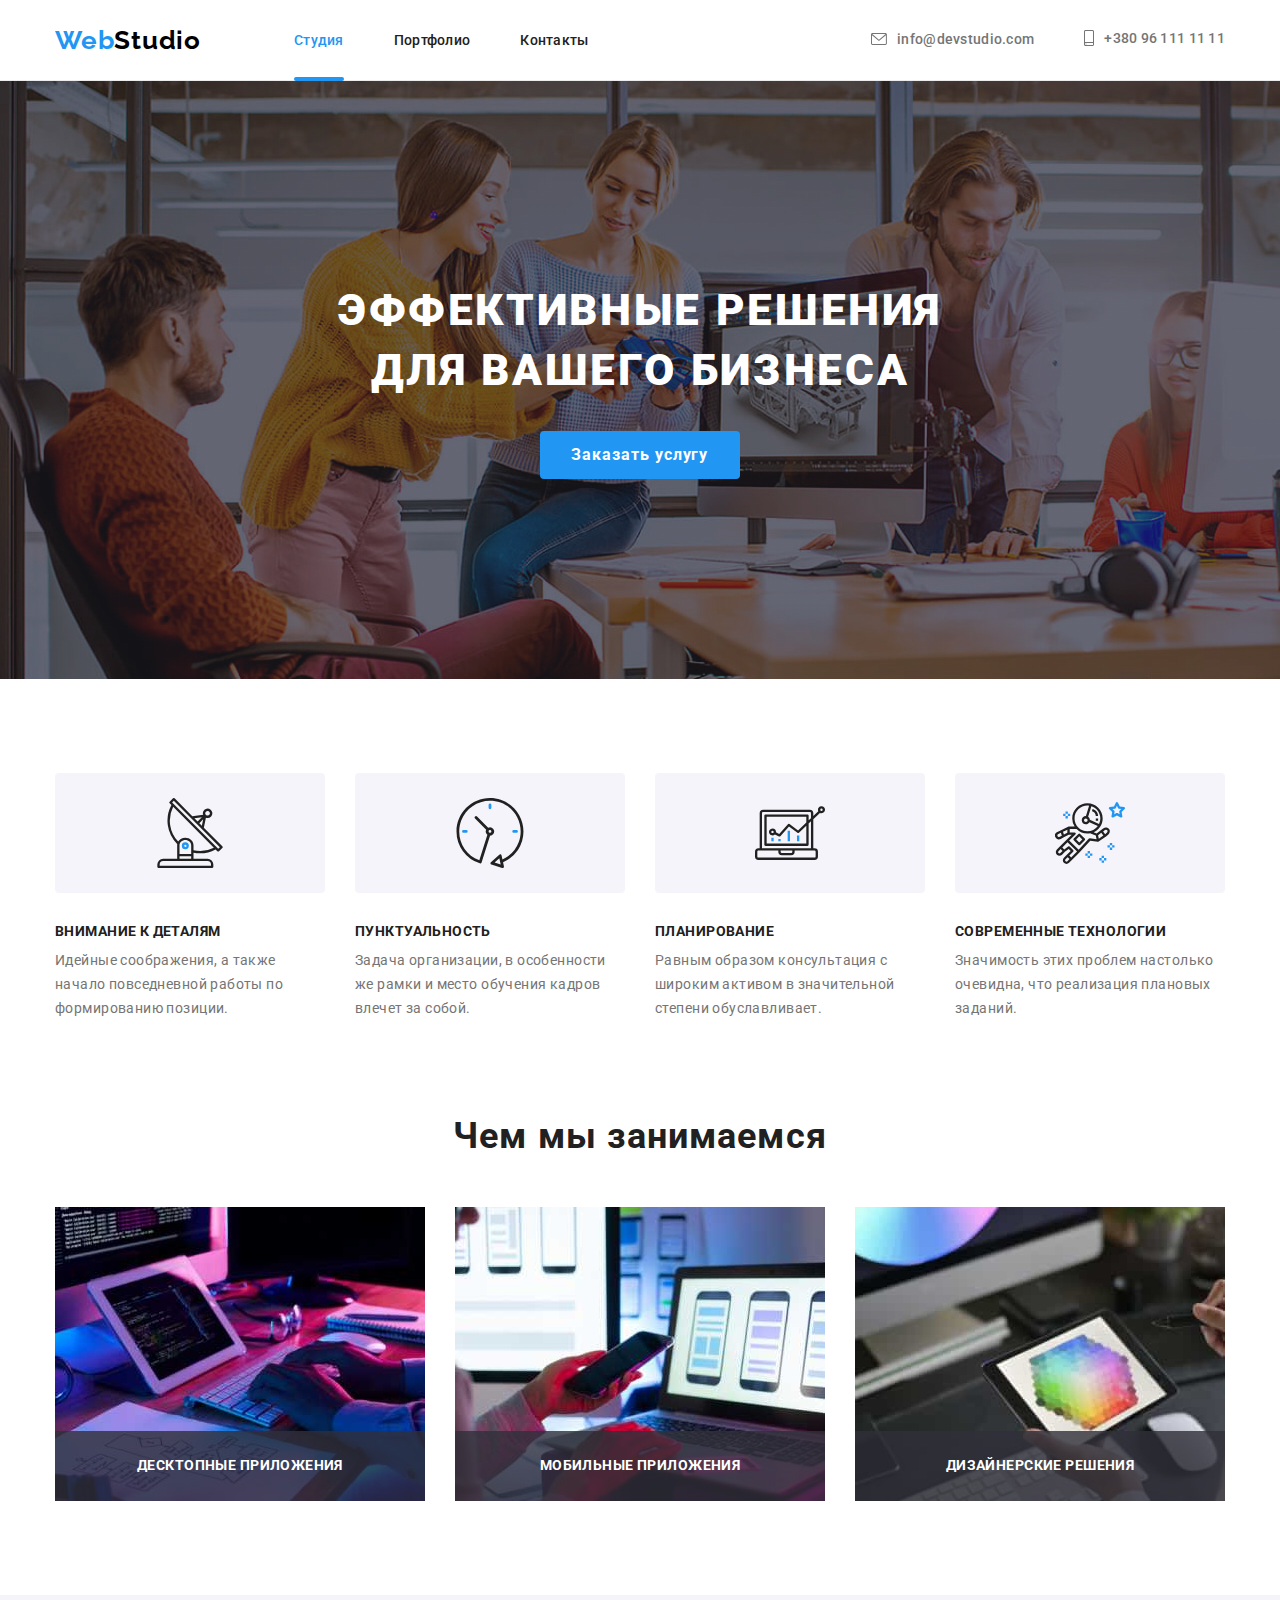
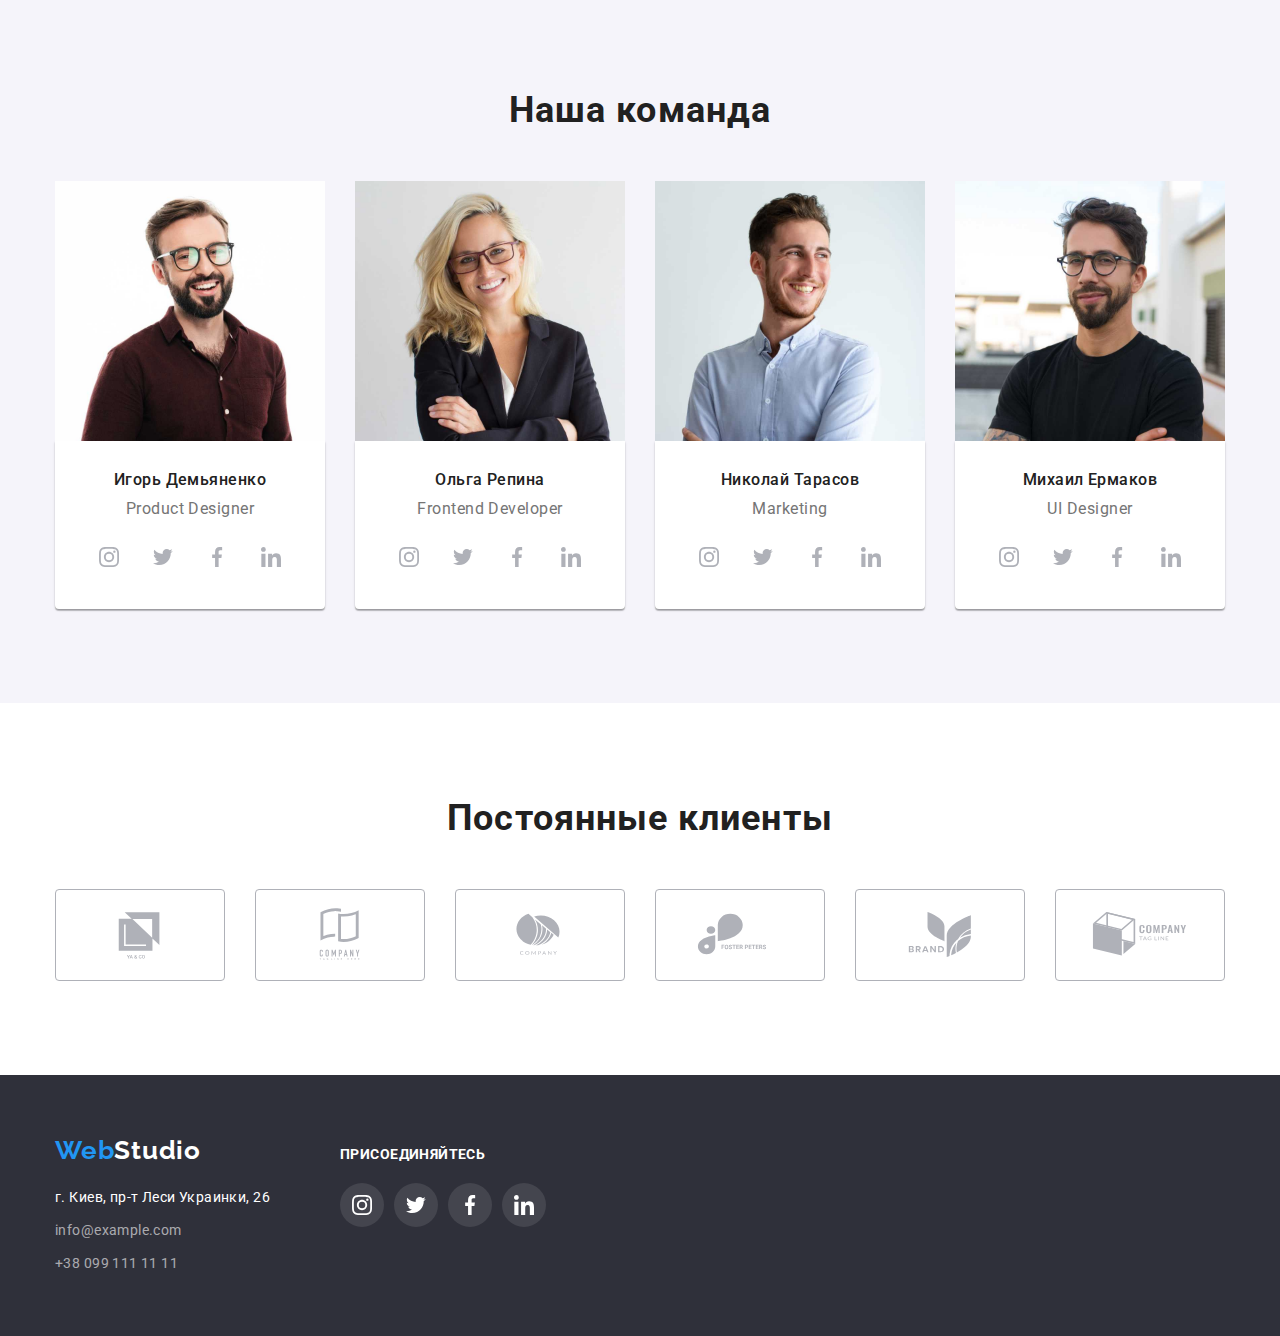
<file: index.html>
<!DOCTYPE html>
<html lang="ru">
  <head>
    <meta charset="UTF-8" />
    <meta http-equiv="X-UA-Compatible" content="IE=edge" />
    <meta name="viewport" content="width=device-width, initial-scale=1.0" />
    <title>ДЗ goit-markup-hw-04 Скрипка Андрій</title>
    <meta lang="en" name="author" content="Andrii Srypka" />
    <link rel="preconnect" href="https://fonts.googleapis.com" />
    <link rel="preconnect" href="https://fonts.gstatic.com" crossorigin />
    <link
      href="https://fonts.googleapis.com/css2?family=Raleway:wght@700&family=Roboto:wght@400;500;700;900&display=swap"
      rel="stylesheet"
    />
    <link
      rel="stylesheet"
      href="https://cdnjs.cloudflare.com/ajax/libs/modern-normalize/1.1.0/modern-normalize.min.css"
    />

    <link rel="stylesheet" href="./css/styles.css" />
  </head>
  <body>
    <header class="header header-sdulia">
      <div class="container header-container">
        <!-- Навигация (главная навигация в середине сайта)-->
        <nav class="header-nav">
          <!-- Логотип. Посилання на главную страницу -->
          <a class="logo link" lang="en" href="./index.html"
            >Web<span class="logo-span">Studio</span></a
          >
          <ul class="menu list">
            <li class="menu-item">
              <a class="menu-link current link active" href="./index.html">Студия</a>
            </li>
            <li class="menu-item">
              <a class="menu-link link" href="./portfolio.html">Портфолио</a>
            </li>
            <li class="menu-item">
              <a class="menu-link link" href="#">Контакты</a>
            </li>
          </ul>
        </nav>
        <ul class="header-contect list">
          <li class="contect-list">
            <a class="header-contect-link link" href="mailto:info@devstudio.com"
              ><svg class="header-icons" width="16px" height="12px">
                <use href="./images/svg/icons/icons.svg#icon-mail"></use></svg
              >info@devstudio.com</a
            >
          </li>

          <li class="contect-list">
            <a class="header-contect-link link" href="tel:0961111111"
              ><svg class="header-icons" width="10px" height="16px">
                <use href="./images/svg/icons/icons.svg#icon-smartphone"></use></svg
              >+380 96 111 11 11</a
            >
          </li>
        </ul>
      </div>
    </header>
    <main>
      <!-- Герой -->
      <section class="hero">
        <div class="container hero-div">
          <h1 class="main-title">Эффективные решения для вашего бизнеса</h1>
          <button data-modal-open class="modal-btn" type="button">Заказать услугу</button>
          <div class="backdrop is-hidden" data-modal>
            <div class="modal">
              <button data-modal-close class="close-modal-btn">
                <svg class="close-modal-icon" width="18" height="18">
                  <use href="./images/svg/icons/icons.svg#icon-close"></use>
                </svg>
              </button>
            </div>
          </div>
        </div>
      </section>
      <section class="section">
        <div class="container">
          <!-- Дополнительный скрытый заголовок-->
          <h2 class="section-title-list-features visually-hidden">Особености</h2>
          <ul class="feature-list list">
            <li class="feature-subheadings">
              <div class="feature-div-icons">
                <svg class="feature-icons" width="70px" height="70px">
                  <use href="./images/svg/icons/icons.svg#icon-antenna"></use>
                </svg>
              </div>
              <h3 class="feature-subheadings-list">Внимание к деталям</h3>
              <p class="descriptions">
                Идейные соображения, а также начало повседневной работы по формированию позиции.
              </p>
            </li>
            <li class="feature-subheadings">
              <div class="feature-div-icons">
                <svg class="feature-icons" width="70px" height="70px">
                  <use href="./images/svg/icons/icons.svg#icon-clock"></use>
                </svg>
              </div>
              <h3 class="feature-subheadings-list">Пунктуальность</h3>
              <p class="descriptions">
                Задача организации, в особенности же рамки и место обучения кадров влечет за собой.
              </p>
            </li>
            <li class="feature-subheadings">
              <div class="feature-div-icons">
                <svg class="feature-icons" width="70px" height="70px">
                  <use href="./images/svg/icons/icons.svg#icon-diagram"></use>
                </svg>
              </div>
              <h3 class="feature-subheadings-list">Планирование</h3>
              <p class="descriptions">
                Равным образом консультация с широким активом в значительной степени обуславливает.
              </p>
            </li>
            <li class="feature-subheadings">
              <div class="feature-div-icons">
                <svg class="feature-icons" width="70px" height="70px">
                  <use href="./images/svg/icons/icons.svg#icon-astronaut"></use>
                </svg>
              </div>
              <h3 class="feature-subheadings-list">Современные технологии</h3>
              <p class="descriptions">
                Значимость этих проблем настолько очевидна, что реализация плановых заданий.
              </p>
            </li>
          </ul>
        </div>
      </section>
      <!-- Чем мы занимаемся -->
      <section class="section section-title">
        <div class="container section-title-div">
          <h2 class="section-title-list">Чем мы занимаемся</h2>
          <ul class="what-we-do list">
            <li class="what-we-do-list">
              <p class="what-we-do-text">Десктопные приложения</p>
              <img
                class="what-we-do-lis-foto"
                src="./images/what-we-do/what-we-do-squoosh/programmin.jpg"
                alt="процесс программирование"
                width="370"
                height="294"
              />
            </li>
            <li class="what-we-do-list">
              <p class="what-we-do-text">Мобильные приложения</p>
              <img
                class="what-we-do-lis-foto"
                src="./images/what-we-do/what-we-do-squoosh/developing-sirv-on-smartphone.jpg"
                alt=" процесс розработка сайтов"
                width="370"
                height="294"
              />
            </li>
            <li class="what-we-do-list">
              <p class="what-we-do-text">Дизайнерские решения</p>
              <img
                class="what-we-do-lis-foto"
                src="./images/what-we-do/what-we-do-squoosh/photo-editing.jpg"
                alt="процесс обработкы фото"
                width="370"
                height="294"
              />
            </li>
          </ul>
        </div>
      </section>
      <!-- Наша команда -->
      <section class="section section-title-team">
        <div class="container title-team-div">
          <h2 class="section-title-list">Наша команда</h2>
          <ul class="employees-list list">
            <li class="employees-list-item">
              <img
                class="employees-list-img"
                src="./images/our-team/team-squoosh/Igor.jpg"
                alt="Игорь Демьяненко"
                width="270"
                height="260"
              />
              <div class="div-list-item">
                <h3 class="employees-list-name">Игорь Демьяненко</h3>
                <p class="employees-list-position" lang="en">Product Designer</p>
                <ul class="team-list-icons list">
                  <li class="member-team-icons">
                    <a class="link-team-icons" href=""
                      ><svg class="icons-team" width="20px" height="20px">
                        <use href="./images/svg/icons/icons.svg#icon-instagram"></use></svg
                    ></a>
                  </li>
                  <li class="member-team-icons">
                    <a class="link-team-icons" href=""
                      ><svg class="icons-team" width="20px" height="20px">
                        <use href="./images/svg/icons/icons.svg#icon-twitter"></use></svg
                    ></a>
                  </li>
                  <li class="member-team-icons">
                    <a class="link-team-icons" href=""
                      ><svg class="icons-team" width="20px" height="20px">
                        <use href="./images/svg/icons/icons.svg#icon-facebook"></use></svg
                    ></a>
                  </li>
                  <li class="member-team-icons">
                    <a class="link-team-icons" href=""
                      ><svg class="icons-team" width="20px" height="20px">
                        <use href="./images/svg/icons/icons.svg#icon-linkedin"></use></svg
                    ></a>
                  </li>
                </ul>
              </div>
            </li>
            <li class="employees-list-item">
              <img
                class="employees-list-img"
                src="./images/our-team/team-squoosh/olga.jpg"
                alt="Ольга Репина"
                width="270"
                height="260"
              />
              <div class="div-list-item">
                <h3 class="employees-list-name">Ольга Репина</h3>
                <p class="employees-list-position" lang="en">Frontend Developer</p>
                <ul class="team-list-icons list">
                  <li class="member-team-icons">
                    <a class="link-team-icons" href=""
                      ><svg class="icons-team" width="20px" height="20px">
                        <use href="./images/svg/icons/icons.svg#icon-instagram"></use></svg
                    ></a>
                  </li>
                  <li class="member-team-icons">
                    <a class="link-team-icons" href=""
                      ><svg class="icons-team" width="20px" height="20px">
                        <use href="./images/svg/icons/icons.svg#icon-twitter"></use></svg
                    ></a>
                  </li>
                  <li class="member-team-icons">
                    <a class="link-team-icons" href=""
                      ><svg class="icons-team" width="20px" height="20px">
                        <use href="./images/svg/icons/icons.svg#icon-facebook"></use></svg
                    ></a>
                  </li>
                  <li class="member-team-icons">
                    <a class="link-team-icons" href=""
                      ><svg class="icons-team" width="20px" height="20px">
                        <use href="./images/svg/icons/icons.svg#icon-linkedin"></use></svg
                    ></a>
                  </li>
                </ul>
              </div>
            </li>
            <li class="employees-list-item">
              <img
                class="employees-list-img"
                src="./images/our-team/team-squoosh/nikolai.jpg"
                alt="Николай Тарасов"
                width="270"
                height="260"
              />
              <div class="div-list-item">
                <h3 class="employees-list-name">Николай Тарасов</h3>
                <p class="employees-list-position" lang="en">Marketing</p>
                <ul class="team-list-icons list">
                  <li class="member-team-icons">
                    <a class="link-team-icons" href=""
                      ><svg class="icons-team" width="20px" height="20px">
                        <use href="./images/svg/icons/icons.svg#icon-instagram"></use></svg
                    ></a>
                  </li>
                  <li class="member-team-icons">
                    <a class="link-team-icons" href=""
                      ><svg class="icons-team" width="20px" height="20px">
                        <use href="./images/svg/icons/icons.svg#icon-twitter"></use></svg
                    ></a>
                  </li>
                  <li class="member-team-icons">
                    <a class="link-team-icons" href=""
                      ><svg class="icons-team" width="20px" height="20px">
                        <use href="./images/svg/icons/icons.svg#icon-facebook"></use></svg
                    ></a>
                  </li>
                  <li class="member-team-icons">
                    <a class="link-team-icons" href=""
                      ><svg class="icons-team" width="20px" height="20px">
                        <use href="./images/svg/icons/icons.svg#icon-linkedin"></use></svg
                    ></a>
                  </li>
                </ul>
              </div>
            </li>
            <li class="employees-list-item">
              <img
                class="employees-list-img"
                src="./images/our-team/team-squoosh/mihail.jpg"
                alt="Михаил Ермаков"
                width="270"
                height="260"
              />
              <div class="div-list-item">
                <h3 class="employees-list-name">Михаил Ермаков</h3>
                <p class="employees-list-position" lang="en">UI Designer</p>
                <ul class="team-list-icons list">
                  <li class="member-team-icons">
                    <a class="link-team-icons" href=""
                      ><svg class="icons-team" width="20px" height="20px">
                        <use href="./images/svg/icons/icons.svg#icon-instagram"></use></svg
                    ></a>
                  </li>
                  <li class="member-team-icons">
                    <a class="link-team-icons" href=""
                      ><svg class="icons-team" width="20px" height="20px">
                        <use href="./images/svg/icons/icons.svg#icon-twitter"></use></svg
                    ></a>
                  </li>
                  <li class="member-team-icons">
                    <a class="link-team-icons" href=""
                      ><svg class="icons-team" width="20px" height="20px">
                        <use href="./images/svg/icons/icons.svg#icon-facebook"></use></svg
                    ></a>
                  </li>
                  <li class="member-team-icons">
                    <a class="link-team-icons" href=""
                      ><svg class="icons-team" width="20px" height="20px">
                        <use href="./images/svg/icons/icons.svg#icon-linkedin"></use></svg
                    ></a>
                  </li>
                </ul>
              </div>
            </li>
          </ul>
        </div>
      </section>
      <!-- Постоянные клиенты -->
      <section class="section">
        <div class="container">
          <h2 class="section-title-list">Постоянные клиенты</h2>
          <ul class="icon-client-list list">
            <li class="icon-client-item">
              <a class="icon-client-link link" href=""
                ><svg class="icon-client" width="106px" height="60px">
                  <use href="./images/svg/icons/icons.svg#icon-logo-1"></use></svg
              ></a>
            </li>
            <li class="icon-client-item">
              <a class="icon-client-link link" href=""
                ><svg class="icon-client" width="106px" height="60px">
                  <use href="./images/svg/icons/icons.svg#icon-logo-2"></use></svg
              ></a>
            </li>
            <li class="icon-client-item">
              <a class="icon-client-link link" href=""
                ><svg class="icon-client" width="106px" height="60px">
                  <use href="./images/svg/icons/icons.svg#icon-logo-3"></use></svg
              ></a>
            </li>
            <li class="icon-client-item">
              <a class="icon-client-link link" href=""
                ><svg class="icon-client" width="106px" height="60px">
                  <use href="./images/svg/icons/icons.svg#icon-logo-4"></use></svg
              ></a>
            </li>
            <li class="icon-client-item">
              <a class="icon-client-link link" href=""
                ><svg class="icon-client" width="106px" height="60px">
                  <use href="./images/svg/icons/icons.svg#icon-logo-5"></use></svg
              ></a>
            </li>
            <li class="icon-client-item">
              <a class="icon-client-link link" href=""
                ><svg class="icon-client" width="106px" height="60px">
                  <use href="./images/svg/icons/icons.svg#icon-logo-6"></use></svg
              ></a>
            </li>
          </ul>
        </div>
      </section>
    </main>
    <footer class="footer">
      <div class="container div-footer">
        <!-- Лого. Ссылка на главною страницу -->
        <div class="footer-left">
          <a class="logo logo-footer link" lang="en" href="/index.html"
            >Web<span class="logo-span-footer">Studio</span></a
          >
          <address class="address">
            <ul class="contact-info-list list">
              <li class="contact-info-list-item">
                <a class="contact-info link" href="#">г. Киев, пр-т Леси Украинки, 26</a>
              </li>
              <li class="contact-info-list-item">
                <a class="contact-info-list-link link" href="mailto:info@example.com"
                  >info@example.com</a
                >
              </li>
              <li class="contact-info-list-item">
                <a class="contact-info-list-link link" href="tel:0991111111">+38 099 111 11 11</a>
              </li>
            </ul>
          </address>
        </div>
        <div class="footer-right">
          <h2 class="footer-h2">присоединяйтесь</h2>
          <ul class="team-list-icons list">
            <li class="member-team-icons">
              <a class="link-team-icons" href=""
                ><svg class="icons-team" width="20px" height="20px">
                  <use href="./images/svg/icons/icons.svg#icon-instagram"></use></svg
              ></a>
            </li>
            <li class="member-team-icons">
              <a class="link-team-icons" href=""
                ><svg class="icons-team" width="20px" height="20px">
                  <use href="./images/svg/icons/icons.svg#icon-twitter"></use></svg
              ></a>
            </li>
            <li class="member-team-icons">
              <a class="link-team-icons" href=""
                ><svg class="icons-team" width="20px" height="20px">
                  <use href="./images/svg/icons/icons.svg#icon-facebook"></use></svg
              ></a>
            </li>
            <li class="member-team-icons">
              <a class="link-team-icons" href=""
                ><svg class="icons-team" width="20px" height="20px">
                  <use href="./images/svg/icons/icons.svg#icon-linkedin"></use></svg
              ></a>
            </li>
          </ul>
        </div>
      </div>
    </footer>
    <script src="./js/modal.js"></script>
  </body>
</html>
</file>
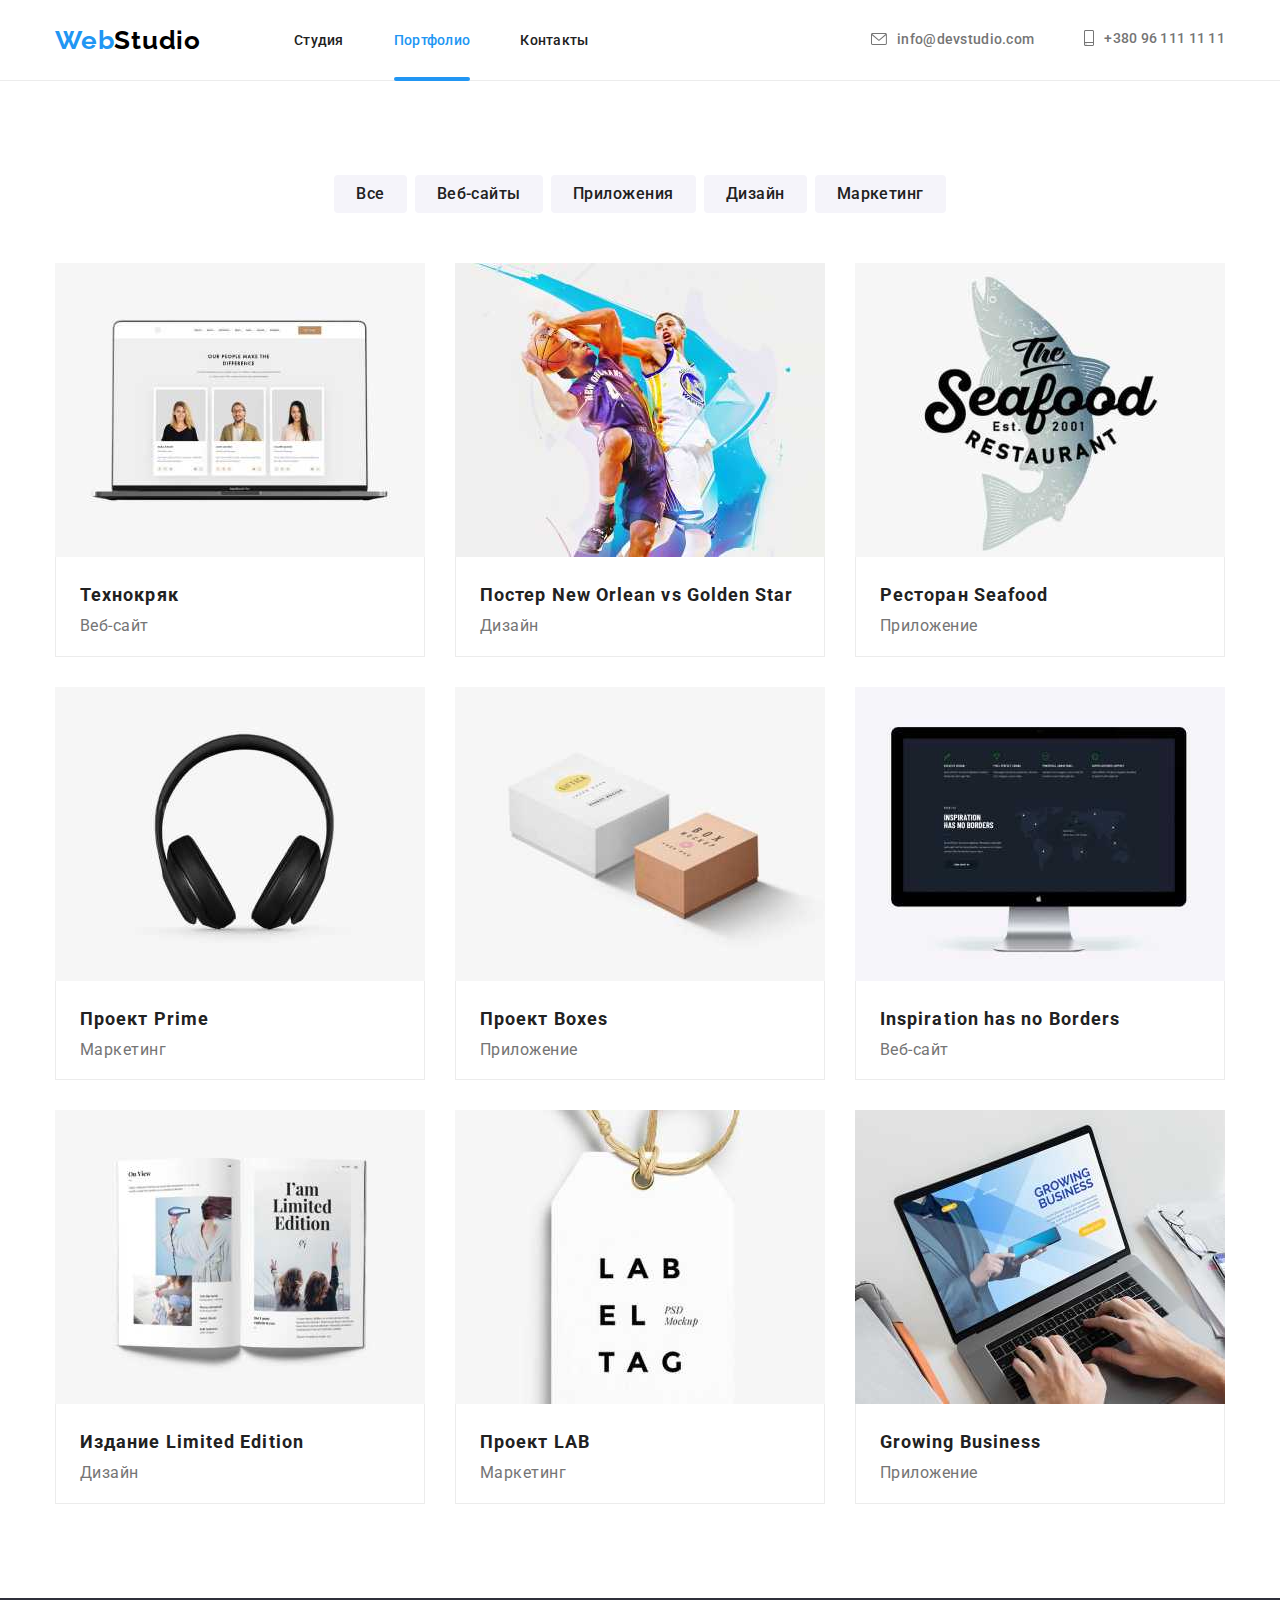
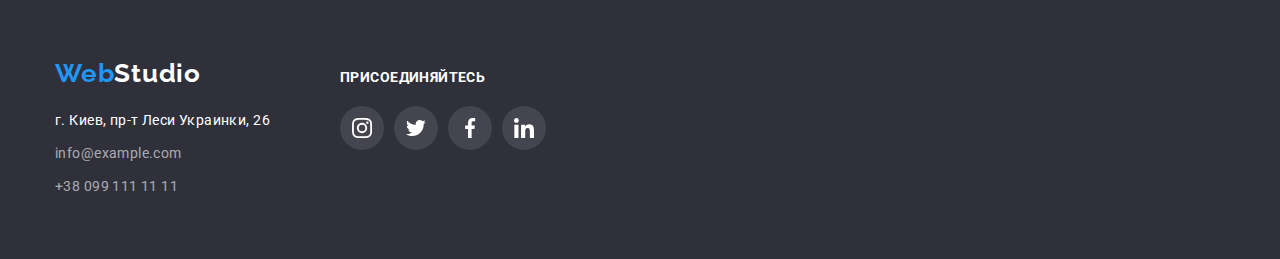
<file: portfolio.html>
<!DOCTYPE html>
<html lang="ru">
  <head>
    <meta charset="UTF-8" />
    <meta http-equiv="X-UA-Compatible" content="IE=edge" />
    <meta name="viewport" content="width=device-width, initial-scale=1.0" />
    <title>ДЗ goit-markup-hw-04 Скрипка Андрій</title>
    <meta lang="en" name="author" content="Andrii Srypka" />
    <link rel="preconnect" href="https://fonts.googleapis.com" />
    <link rel="preconnect" href="https://fonts.gstatic.com" crossorigin />
    <link
      href="https://fonts.googleapis.com/css2?family=Raleway:wght@700&family=Roboto:wght@400;500;700;900&display=swap"
      rel="stylesheet"
    />
    <link
      rel="stylesheet"
      href="https://cdnjs.cloudflare.com/ajax/libs/modern-normalize/1.1.0/modern-normalize.min.css"
    />

    <link rel="stylesheet" href="./css/styles.css" />
  </head>
  <body>
    <header class="header header-portfolio">
      <div class="container header-container">
        <!-- Навигация (главная навигация в середине сайта)-->
        <nav class="header-nav">
          <!-- Логотип. Посилання на главную страницу -->
          <a class="logo link" lang="en" href="./index.html"
            >Web<span class="logo-span">Studio</span></a
          >
          <ul class="menu list">
            <li class="menu-item">
              <a class="menu-link link" href="./index.html">Студия</a>
            </li>
            <li class="menu-item">
              <a class="menu-link menu-link-portfolio carrent link active" href="./portfolio.html"
                >Портфолио</a
              >
            </li>
            <li class="menu-item">
              <a class="menu-link link" href="#">Контакты</a>
            </li>
          </ul>
        </nav>
        <ul class="header-contect list">
          <li class="contect-list">
            <a class="header-contect-link link" href="mailto:info@devstudio.com"
              ><svg class="header-icons" width="16px" height="12px">
                <use href="./images/svg/icons/icons.svg#icon-mail"></use></svg
              >info@devstudio.com</a
            >
          </li>
          <li class="contect-list">
            <a class="header-contect-link link" href="tel:0961111111"
              ><svg class="header-icons" width="10px" height="16px">
                <use href="./images/svg/icons/icons.svg#icon-smartphone"></use></svg
              >+380 96 111 11 11</a
            >
          </li>
        </ul>
      </div>
    </header>
    <main>
      <section class="portfolio">
        <div class="container div-portfolio">
          <h1 class="section-title-list visually-hidden">Портфолио</h1>
          <ul class="section-list-button div-portfolio-list">
            <li class="section-list-btn list">
              <button class="modal-button list" type="button">Все</button>
            </li>
            <li class="section-list-btn list">
              <button class="modal-button list" type="button">Веб-сайты</button>
            </li>
            <li class="section-list-btn list">
              <button class="modal-button list" type="button">Приложения</button>
            </li>
            <li class="section-list-btn list">
              <button class="modal-button list" type="button">Дизайн</button>
            </li>
            <li class="section-list-btn list">
              <button class="modal-button list" type="button">Маркетинг</button>
            </li>
          </ul>
          <ul class="portfolio-list list">
            <li class="employees-list-ptojekt">
              <a class="hover-link link" href="#">
                <div class="employees-deskr">
                  <img
                    class="employees-list-img"
                    src="./images/portfolio/technoquack.jpg"
                    alt="Технокряк"
                    width="370"
                    height="294"
                  />
                  <p class="employees-text">
                    Ресурс предлагает комплексные предложения с разным уровнем функционала и
                    сервисов. Все это позволит посетителю получить исчерпывающие сведения о компании
                    или частном лице.
                  </p>
                </div>
                <div class="div-list-work">
                  <h2 class="employees-list-name-portfolio">Технокряк</h2>
                  <p class="employees-list-position-div">Веб-сайт</p>
                </div></a
              >
            </li>
            <li class="employees-list-ptojekt">
              <a class="hover-link link" href="#"
                ><div class="employees-deskr">
                  <img
                    class="employees-list-img"
                    src="./images/portfolio/poster-new-orlean-vs-golden-star.jpg"
                    alt="Постер New Orlean vs Golden Star"
                    width="370"
                    height="294"
                  />
                  <p class="employees-text">
                    Ресурс предлагает комплексные предложения с разным уровнем функционала и
                    сервисов. Все это позволит посетителю получить исчерпывающие сведения о компании
                    или частном лице.
                  </p>
                </div>
                <div class="div-list-work">
                  <h2 class="employees-list-name-portfolio">Постер New Orlean vs Golden Star</h2>
                  <p class="employees-list-position-div">Дизайн</p>
                </div>
              </a>
            </li>
            <li class="employees-list-ptojekt">
              <a class="hover-link link" href="#"
                ><div class="employees-deskr">
                  <img
                    class="employees-list-img"
                    src="./images/portfolio/restaurant-seafood.jpg"
                    alt="Ресторан Seafood"
                    width="370"
                    height="294"
                  />
                  <p class="employees-text">
                    Ресурс предлагает комплексные предложения с разным уровнем функционала и
                    сервисов. Все это позволит посетителю получить исчерпывающие сведения о компании
                    или частном лице.
                  </p>
                </div>
                <div class="div-list-work">
                  <h2 class="employees-list-name-portfolio">Ресторан Seafood</h2>
                  <p class="employees-list-position-div">Приложение</p>
                </div>
              </a>
            </li>
            <li class="employees-list-ptojekt">
              <a class="hover-link link" href=""
                ><div class="employees-deskr">
                  <img
                    class="employees-list-img"
                    src="./images/portfolio/project-prime.jpg"
                    alt="Проект Prime"
                    width="370"
                    height="294"
                  />
                  <p class="employees-text">
                    Ресурс предлагает комплексные предложения с разным уровнем функционала и
                    сервисов. Все это позволит посетителю получить исчерпывающие сведения о компании
                    или частном лице.
                  </p>
                </div>
                <div class="div-list-work">
                  <h2 class="employees-list-name-portfolio">Проект Prime</h2>
                  <p class="employees-list-position-div">Маркетинг</p>
                </div>
              </a>
            </li>
            <li class="employees-list-ptojekt">
              <a class="hover-link link" href="#"
                ><div class="employees-deskr">
                  <img
                    class="employees-list-img"
                    src="./images/portfolio/project-boxes.jpg"
                    alt="Проект Boxes"
                    width="370"
                    height="294"
                  />
                  <p class="employees-text">
                    Ресурс предлагает комплексные предложения с разным уровнем функционала и
                    сервисов. Все это позволит посетителю получить исчерпывающие сведения о компании
                    или частном лице.
                  </p>
                </div>
                <div class="div-list-work">
                  <h2 class="employees-list-name-portfolio">Проект Boxes</h2>
                  <p class="employees-list-position-div">Приложение</p>
                </div>
              </a>
            </li>
            <li class="employees-list-ptojekt">
              <a class="hover-link link" href="#"
                ><div class="employees-deskr">
                  <img
                    class="employees-list-img"
                    src="./images/portfolio/insplration-has-no-borders.jpg"
                    alt="Inspiration has no Borders"
                    width="370"
                    height="294"
                  />
                  <p class="employees-text">
                    Ресурс предлагает комплексные предложения с разным уровнем функционала и
                    сервисов. Все это позволит посетителю получить исчерпывающие сведения о компании
                    или частном лице.
                  </p>
                </div>
                <div class="div-list-work">
                  <h2 class="employees-list-name-portfolio">Inspiration has no Borders</h2>
                  <p class="employees-list-position-div">Веб-сайт</p>
                </div>
              </a>
            </li>
            <li class="employees-list-ptojekt">
              <a class="hover-link link" href="#"
                ><div class="employees-deskr">
                  <img
                    class="employees-list-img"
                    src="./images/portfolio/editon-limited.jpg"
                    alt="Издание Limited Edition"
                    width="370"
                    height="294"
                  />
                  <p class="employees-text">
                    Ресурс предлагает комплексные предложения с разным уровнем функционала и
                    сервисов. Все это позволит посетителю получить исчерпывающие сведения о компании
                    или частном лице.
                  </p>
                </div>
                <div class="div-list-work">
                  <h2 class="employees-list-name-portfolio">Издание Limited Edition</h2>
                  <p class="employees-list-position-div">Дизайн</p>
                </div></a
              >
            </li>
            <li class="employees-list-ptojekt">
              <a class="hover-link link" href="#"
                ><div class="employees-deskr">
                  <img
                    class="employees-list-img"
                    src="./images/portfolio/project-lab.jpg"
                    alt="Проект LAB"
                    width="370"
                    height="294"
                  />
                  <p class="employees-text">
                    Ресурс предлагает комплексные предложения с разным уровнем функционала и
                    сервисов. Все это позволит посетителю получить исчерпывающие сведения о компании
                    или частном лице.
                  </p>
                </div>
                <div class="div-list-work">
                  <h2 class="employees-list-name-portfolio">Проект LAB</h2>
                  <p class="employees-list-position-div">Маркетинг</p>
                </div>
              </a>
            </li>
            <li class="employees-list-ptojekt">
              <a class="hover-link link" href="#"
                ><div class="employees-deskr">
                  <img
                    class="employees-list-img"
                    src="./images/portfolio/growing-business.jpg"
                    alt="Growing Business"
                    width="370"
                    height="294"
                  />
                  <p class="employees-text">
                    Ресурс предлагает комплексные предложения с разным уровнем функционала и
                    сервисов. Все это позволит посетителю получить исчерпывающие сведения о компании
                    или частном лице.
                  </p>
                </div>
                <div class="div-list-work">
                  <h2 class="employees-list-name-portfolio">Growing Business</h2>
                  <p class="employees-list-position-div">Приложение</p>
                </div></a
              >
            </li>
          </ul>
        </div>
      </section>
    </main>
    <footer class="footer">
      <div class="container div-footer">
        <!-- Лого. Ссылка на главною страницу -->
        <div class="footer-left">
          <a class="logo logo-footer link" lang="en" href="/index.html"
            >Web<span class="logo-span-footer">Studio</span></a
          >
          <address class="address">
            <ul class="contact-info-list list">
              <li class="contact-info-list-item">
                <a class="contact-info link" href="#">г. Киев, пр-т Леси Украинки, 26</a>
              </li>
              <li class="contact-info-list-item">
                <a class="contact-info-list-link link" href="mailto:info@example.com"
                  >info@example.com</a
                >
              </li>
              <li class="contact-info-list-item">
                <a class="contact-info-list-link link" href="tel:0991111111">+38 099 111 11 11</a>
              </li>
            </ul>
          </address>
        </div>
        <div class="footer-right">
          <h2 class="footer-h2">присоединяйтесь</h2>
          <ul class="team-list-icons list">
            <li class="member-team-icons">
              <a class="link-team-icons" href=""
                ><svg class="icons-team" width="20px" height="20px">
                  <use href="./images/svg/icons/icons.svg#icon-instagram"></use></svg
              ></a>
            </li>
            <li class="member-team-icons">
              <a class="link-team-icons" href=""
                ><svg class="icons-team" width="20px" height="20px">
                  <use href="./images/svg/icons/icons.svg#icon-twitter"></use></svg
              ></a>
            </li>
            <li class="member-team-icons">
              <a class="link-team-icons" href=""
                ><svg class="icons-team" width="20px" height="20px">
                  <use href="./images/svg/icons/icons.svg#icon-facebook"></use></svg
              ></a>
            </li>
            <li class="member-team-icons">
              <a class="link-team-icons" href=""
                ><svg class="icons-team" width="20px" height="20px">
                  <use href="./images/svg/icons/icons.svg#icon-linkedin"></use></svg
              ></a>
            </li>
          </ul>
        </div>
      </div>
    </footer>
  </body>
</html>
</file>
<file: css/styles.css>
:root {
  --main-font: 'Roboto', sans-serif;
  --secondary-font: 'Raleway', sans-serif;
  --accent-color: #2196f3;
  --one-color: #ffffff;
  --main-text-color: #212121;
  --main-text-color2: #757575;
  --background-button-color: #f5f4fa;
  --color-icons: #AFB1B8;
}

body {
  font-family: var(--main-font);
}

/* Reset css */
h1,
h2,
h3,
h4,
p {
  margin: 0;
}

/* Налаштування адаптивних зображень */
img {
  display: block;
  max-width: 100%;
  height: auto;
}

.list {
  margin: 0;
  padding: 0;
  list-style: none;
}

.link {
  text-decoration: none;
}

.section-title-team {
  background: var(--one-color);
}

.container {
  width: 1200px;
  padding: 0 15px;
  margin-left: auto;
  margin-right: auto;

  /* outline: 1px solid red;*/
}

/* ================= COMPONENTS ================= */
.section {
  padding-top: 94px;
  padding-bottom: 94px;
}

.section-title {
  padding-top: 0;
}

.section-title-team {
  background: var(--background-button-color);
}

.employees-list-item {
  width: 270px;
  text-align: center;
  background: var(--one-color);
}



.section-title-list {
  margin-bottom: 50px;

  font-weight: 700;
  font-size: 36px;
  line-height: 1.17;
  text-align: center;
  letter-spacing: 0.03em;

  color: var(--main-text-color);
}

.feature-subheadings-list {
  margin-bottom: 10px;
}

.feature-subheadings-list {
  font-weight: 700;
  font-size: 14px;
  line-height: 1.15;
  letter-spacing: 0.03em;
  text-transform: uppercase;

  color: var(--main-text-color);
}

.descriptions {
  font-size: 14px;
  line-height: 1.71;
  letter-spacing: 0.03em;

  color: var(--main-text-color2);
}

.div-list-item {
  padding-top: 30px;
  padding-bottom: 30px;
  text-align: center;
  letter-spacing: 0.03em;

  background-color: #ffffff;

  box-shadow: 0px 1px 3px rgba(0, 0, 0, 0.12), 0px 1px 1px rgba(0, 0, 0, 0.14),
    0px 2px 1px rgba(0, 0, 0, 0.2);
  border-radius: 0px 0px 4px 4px;
}

.employees-list-name {
  margin: auto;
  margin-bottom: 10px;
}

.employees-list-name {
  font-weight: 500;
  font-size: 16px;
  line-height: 1.18;
  letter-spacing: 0.03em;

  color: var(--main-text-color);
}

.employees-list-position {
  margin-bottom: 16px;
  text-align: center;
  font-size: 16px;
  line-height: 1.18;
  letter-spacing: 0.03em;
  color: var(--main-text-color2);
}

/* Список в портфоліо під карточками */
.employees-list-position-div {
  width: 322px;

  font-size: 16px;
  line-height: 1.18;
  letter-spacing: 0.03em;
  color: var(--main-text-color2);
}

.active {
  color: var(--accent-color);
}

/* ================= /COMPONENTS ================= */

/* ================= HEADER ================= */
.header-portfolio {
  border-bottom: 1px solid #ececec;
}


.header-sdulia {
  border-bottom: 1px solid #ececec;
}

.header-container {
  display: flex;
}

.logo,
.menu {
  align-items: center;
  display: flex;
}

.logo {
  margin-right: 93px;

  font-family: var(--secondary-font);
  font-weight: 700;
  font-size: 26px;
  line-height: 1.19;
  letter-spacing: 0.03em;
  color: var(--accent-color);
}

.logo-span {
  font-family: var(--secondary-font);
  font-weight: 700;
  font-size: 26px;
  line-height: 1.19;
  letter-spacing: 0.03em;

  color: #000000;
}

.menu-item:not(:last-child) {
  margin-right: 50px;
}

.menu-link {
  padding-top: 32px;
  padding-bottom: 32px;
  display: block;
  font-weight: 500;
  font-size: 14px;
  line-height: 1.15;
  letter-spacing: 0.02em;
  color: var(--main-text-color);
  transition-property: color;
  transition-duration: 250ms;
  transition-timing-function: cubic-bezier(0.4, 0, 0.2, 1);
}

.menu-link:hover,
.menu-link:focus {
  color: var(--accent-color);
}

.menu-link.link.active {
  color: var(--accent-color);
}

.current {
  color: var(--accent-color);
}

.menu-link-portfolio {
  position: relative;
}

.menu-link-portfolio::after {
  content: "";
  display: block;
  position: absolute;
  bottom: -1px;
  width: 100%;
  height: 4px;
  border-radius: 2px;
  background-color: var(--accent-color);
}

.current {
  color: var(--accent-color);
}

.menu-link {
  position: relative;
}


.current::after {
  content: "";
  display: block;
  position: absolute;
  bottom: -1px;
  width: 100%;
  height: 4px;
  border-radius: 2px;
  background-color: var(--accent-color);
}

.header-nav {
  display: flex;
}

.header-contect {
  align-items: center;
  margin-left: auto;
  display: flex;
}

.contect-list:not(:first-child) {
  margin-left: 50px;
}

.header-contect-link {
  display: inline-flex;
  align-items: center;
  font-weight: 500;
  font-size: 14px;
  line-height: 1.15;
  letter-spacing: 0.02em;
  color: var(--main-text-color2);

  transition-property: color;
  transition-duration: 250ms;
  transition-timing-function: cubic-bezier(0.4, 0, 0.2, 1);
}

.header-contect-link:hover,
.header-contect-link:focus {
  color: var(--accent-color);
}

.header-icons {
  fill: var(--main-text-color2);
  margin-right: 10px;
}

.header-contect-link:hover .header-icons {
  fill: var(--accent-color);
}

.header-icons {
  transition-property: fill;
  transition-duration: 250ms;
  transition-timing-function: cubic-bezier(0.4, 0, 0.2, 1);
}

/* ================= /HEADER ================= */

/* ================= HERO ================= */

.hero {
  padding-top: 200px;
  padding-bottom: 200px;
  text-align: center;
  background: #2f303a;
  background-image: linear-gradient(to right, rgba(47, 48, 58, 0.4), rgba(47, 48, 58, 0.4)),
    url(../images/fon/Img-fon.jpg);
  max-width: 1600px;
  margin-left: auto;
  margin-right: auto;
}



.feature-list {
  display: flex;
  align-items: center;
  margin-right: -30px;
}

.feature-subheadings {
  width: 270px;
  margin-right: 30px;
  flex-basis: calc((100%-30px) / 4);
}

.feature-div-icons {
  display: flex;
  align-items: center;
  justify-content: center;
  margin-bottom: 30px;
  background-color: var(--background-button-color);
  border-radius: 4px;
  height: 120px;
}

.what-we-do {
  display: flex;
  margin-right: -30px;
}

.what-we-do-list {
  position: relative;
  margin-right: 30px;
  width: 370px;
}

.what-we-do-text {
  position: absolute;
  bottom: 0;
  left: 0;
  width: 100%;
  padding: 27px 80px;
  font-weight: 700;
  font-size: 14px;
  line-height: 1.14;
  text-align: center;
  letter-spacing: 0.03em;
  text-transform: uppercase;
  color: var(--one-color);
  background-color: rgba(47, 48, 58, 0.8);
}

.section-title-list-features {
  margin-bottom: 50px;

}

.main-title {
  margin: 0 auto;
  max-width: 696px;
  margin-bottom: 30px;

  font-weight: 900;
  font-size: 44px;
  line-height: 1.36;
  text-align: center;
  letter-spacing: 0.06em;
  text-transform: uppercase;

  color: var(--one-color);
}

.modal-btn {
  width: 100%;
  max-width: 200px;
  min-width: 50px;
  padding: 9px 31px;
  margin: 0 auto;
  display: flex;
  align-items: center;
  text-align: center;

  font-weight: 700;
  font-size: 16px;
  line-height: 1.9;

  letter-spacing: 0.06em;
  background-color: var(--accent-color);
  border: none;
  border-radius: 4px;
  cursor: pointer;

  color: var(--one-color);

}

.modal-btn:hover,
.menu-btn:focus {
  background-color: #188ce8;
}


.backdrop {
  position: fixed;
  z-index: 20;
  top: 0;
  left: 0;
  width: 100%;
  height: 100%;
  background-color: rgba(0, 0, 0, 0.2);
  opacity: 1;
  visibility: visible;
  pointer-events: initial;
  transition-property: opacity, visibility;
  transition-duration: 0.5s;
  transition-timing-function: cubic-bezier(0.165, 0.84, 0.44, 1);
}

.backdrop.is-hidden {
  opacity: 0;
  visibility: hidden;
  pointer-events: none;
}

.modal {
  position: absolute;
  top: 50%;
  left: 50%;
  transform: translate(-50%, -50%) scale(1);
  transition: transform 0.5s ease-in-out;
  height: 581px;
  width: 528px;
  max-width: 528px;
  background-color: var(--one-color);
  box-shadow: 0px, 1px, 3px rgba(0, 0, 0, 0.12), 0px, 1px, 1px rgba(0, 0, 0, 0.14), 0px, 2px, 1px rgba(0, 0, 0, 0.2);
  border-radius: 4px;
}

.backdrop.is-hidden .modal {
  transform: translate(-50%, -50%) scale(0);
}

.close-modal-btn {
  position: absolute;
  display: flex;
  align-items: center;
  justify-content: center;
  top: 8px;
  right: 8px;
  width: 33px;
  height: 33px;
  border-radius: 50%;
  cursor: pointer;
  background: var(--one-color);
  border: 1px solid rgba(0, 0, 0, 0.1);
}

.employees-list {
  display: flex;
  margin-right: -30px;
}

.employees-list-item {
  margin-right: 30px;
}


.team-list-icons {
  display: flex;
  justify-content: center;
}

.member-team-icons {
  margin-right: 10px;
}

.member-team-icons:last-child {
  margin-right: 0px;
}

.link-team-icons {
  display: flex;
  justify-content: center;
  align-items: center;
  width: 44px;
  height: 44px;
  border-radius: 50%;
  background-color: var(--one-color);
}

.link-team-icons {
  transition-property: background-color;
  transition-duration: 250ms;
  transition-timing-function: cubic-bezier(0.4, 0, 0.2, 1);
}


.link-team-icons:hover,
.link-team-icons:focus {
  background-color: var(--accent-color);
}

.link-team-icons:hover .icons-team,
.link-team-icons:focus .icons-team {
  fill: var(--one-color);
}

.hover-link:hover,
.hover-link:focus {
  box-shadow: 0px 1px 1px rgba(0, 0, 0, 0.12),
    0px 4px 4px rgba(0, 0, 0, 0.06),
    1px 4px 6px rgba(0, 0, 0, 0.16);
}

.hover-link {
  display: block;
}

.hover-link {
  transition-property: box-shadow;
  transition-duration: 250ms;
  transition-timing-function: cubic-bezier(0.4, 0, 0.2, 1);
}

.employees-deskr {
  position: relative;
  overflow: hidden;
}

.employees-text {
  position: absolute;
  top: 0;
  left: 0;
  opacity: 0;
  margin-top: 0;
  margin-bottom: 0;
  padding: 63px 24px;
  height: 100%;
  font-size: 18px;
  line-height: 1.56;
  color: var(--background-button-color);
  background-color: rgba(33, 150, 243, 0.9);
  transform: translateY(100%);
}

.hover-link:hover .employees-text {
  transform: translateY(0);
  opacity: 0.9;
  transition: 250ms;
  animation-timing-function: cubic-bezier(0.4, 0, 0.2, 1);
}

.icons-team {
  display: block;
  width: 20px;
  height: 20px;
  fill: var(--color-icons);
}

.icon-team {
  transition-property: fill;
  transition-duration: 250ms;
  transition-timing-function: cubic-bezier(0.4, 0, 0.2, 1);
}

.icon-client-list {
  display: flex;
  align-items: center;
  justify-content: center;
}


.icon-client-link {
  display: flex;
  justify-content: center;
  align-items: center;
  width: 170px;
  height: 92px;
  border: 1px solid var(--color-icons);
  border-radius: 4px;
  fill: var(--color-icons);
}

.icon-client-link {
  transition-property: border-color;
  transition-duration: 250ms;
  transition-timing-function: cubic-bezier(0.4, 0, 0.2, 1);
}



.icon-client-item {
  margin-right: 30px;
}

.icon-client-item:last-child {
  margin-right: 0px;
}

.icon-client-link:hover {
  border-color: var(--accent-color);
}

.icon-client-link:hover .icon-client,
.icon-client-link:focus .icon-client {
  fill: var(--accent-color);
}

.icon-client {
  transition-property: fill;
  transition-duration: 250ms;
  transition-timing-function: cubic-bezier(0.4, 0, 0.2, 1);
}

/* ================= /HERO ================= */

/* ================= MAIN PORFOLIO ================= */


.portfolio {
  padding-top: 94px;
  padding-bottom: 94px;
}

.section-list-button {
  margin-top: 0;
  padding-left: 0;
  margin-right: -8px;
}

.div-portfolio-list {
  display: flex;
  justify-content: center;
  margin-bottom: 50px;
}

.section-list-btn {
  margin-right: 8px;
}

.modal-button {
  padding: 6px 22px;
  margin: 0 auto;
  font-family: inherit;
  font-weight: 500;
  font-size: 16px;
  line-height: 1.6;
  text-align: center;
  letter-spacing: 0.03em;
  color: var(--main-text-color);
  border-radius: 4px;
  cursor: pointer;
  background-color: var(--background-button-color);
  border: none;

}

.modal-button:hover,
.modal-button:focus {
  background-color: var(--accent-color);
  color: var(--one-color);
  box-shadow: 0px 3px 1px rgba(0, 0, 0, 0.1),
    0px 1px 2px rgba(0, 0, 0, 0.08),
    0px 2px 2px rgba(0, 0, 0, 0.12);
}

.modal-button {
  transition-property: color, background-color, box-shadow;
  transition-duration: 250ms;
  transition-timing-function: cubic-bezier(0.4, 0, 0.2, 1);
}

.visually-hidden {
  position: absolute;
  width: 1px;
  height: 1px;
  margin: -1px;
  border: 0;
  padding: 0;

  white-space: nowrap;
  clip-path: inset(100%);
  clip: rect(0 0 0 0);
  overflow: hidden;
}

.portfolio-list {
  background: var(--one-color);
}

.portfolio-list {
  display: flex;
  flex-wrap: wrap;
}

.employees-list-ptojekt {
  margin-right: 30px;
  margin-bottom: 30px;
  width: 370px;
}

.employees-list-ptojekt:nth-child(3n) {
  margin-right: 0;
}

.employees-list-ptojekt:nth-last-child(-n + 3) {
  margin-bottom: 0;
}

.div-list-work {
  padding: 20px 24px;
  border-right: 1px solid #ececec;
  border-bottom: 1px solid #ececec;
  border-left: 1px solid #ececec;
}

.employees-list-name-portfolio {
  margin-bottom: 4px;

  font-weight: 700;
  font-size: 18px;
  line-height: 2;
  letter-spacing: 0.06em;
  color: var(--main-text-color);
}

/* ================= MAIN PORFOLIO/ ================= */

/* ================= FOOTER ================= */
.logo-footer {
  margin-bottom: 20px;
  margin-right: 0;
}

.footer {
  padding-top: 60px;
  padding-bottom: 60px;
  background: #2f303a;
}

.div-footer {
  display: flex;
  align-items: baseline;
}

.footer .link-team-icons {
  background-color: rgba(255, 255, 255, 0.1);
}

.footer .link-team-icons:hover {
  background-color: var(--accent-color);
}

.footer .link-team-icons:focus {
  background-color: var(--accent-color);
}

.footer .icons-team {
  fill: var(--one-color);
}

.footer-left {
  margin-right: 70px;
}


.footer-h2 {
  font-weight: 700;
  font-size: 14px;
  line-height: 1.14;
  letter-spacing: 0.03em;
  text-transform: uppercase;

  color: #FFFFFF;
  margin-bottom: 20px;
}

.address {
  font-style: normal;
}

.logo-span-footer {
  font-family: var(--secondary-font);
  font-weight: 700;
  font-size: 26px;
  line-height: 1.19;

  letter-spacing: 0.03em;
  color: var(--one-color);
}

.contact-info {
  font-size: 14px;
  line-height: 1.71;
  letter-spacing: 0.03em;
  color: var(--one-color);
}

.contact-info-list {
  margin-bottom: -9px;
}

.contact-info-list-item {
  margin-bottom: 9px;
}

.contact-info-list-link {
  font-size: 14px;
  line-height: 1.71;
  letter-spacing: 0.03em;

  color: rgba(255, 255, 255, 0.6);
}

/* ================= /FOOTER ================= */
</file>
